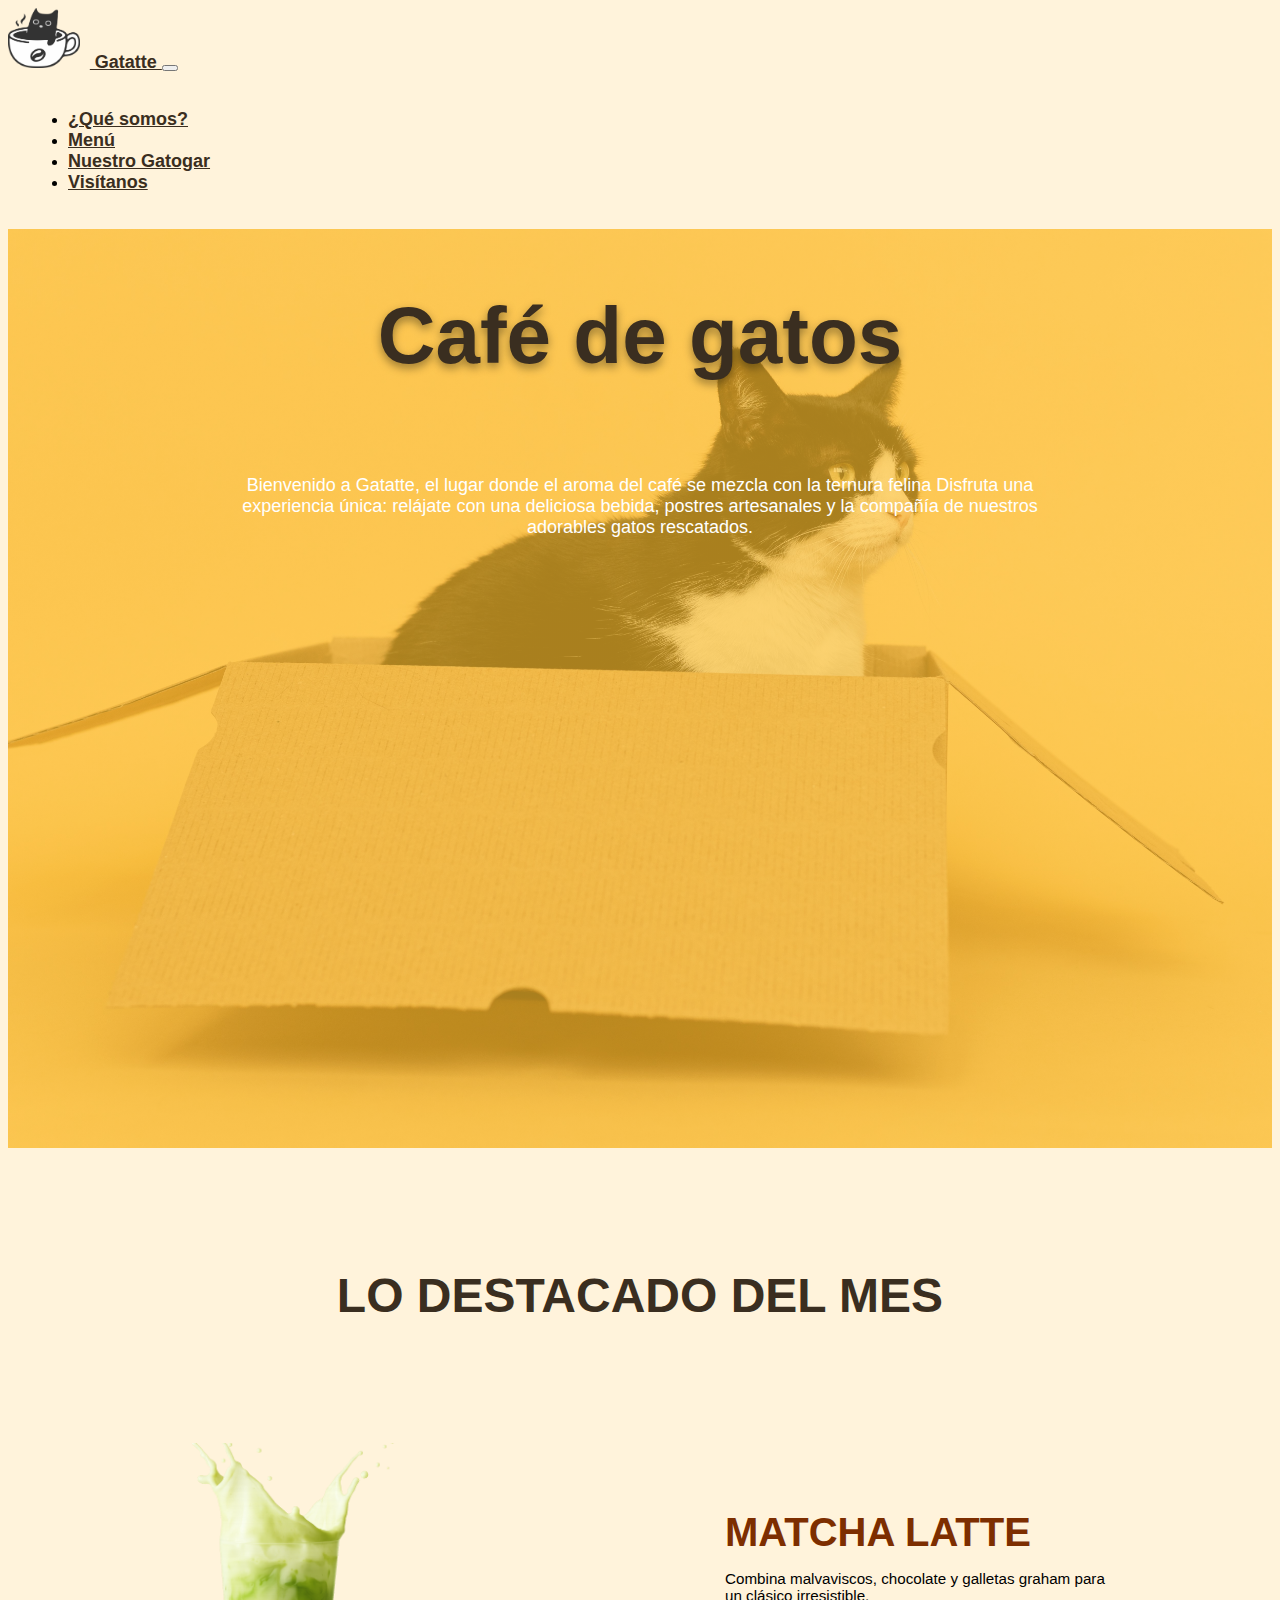
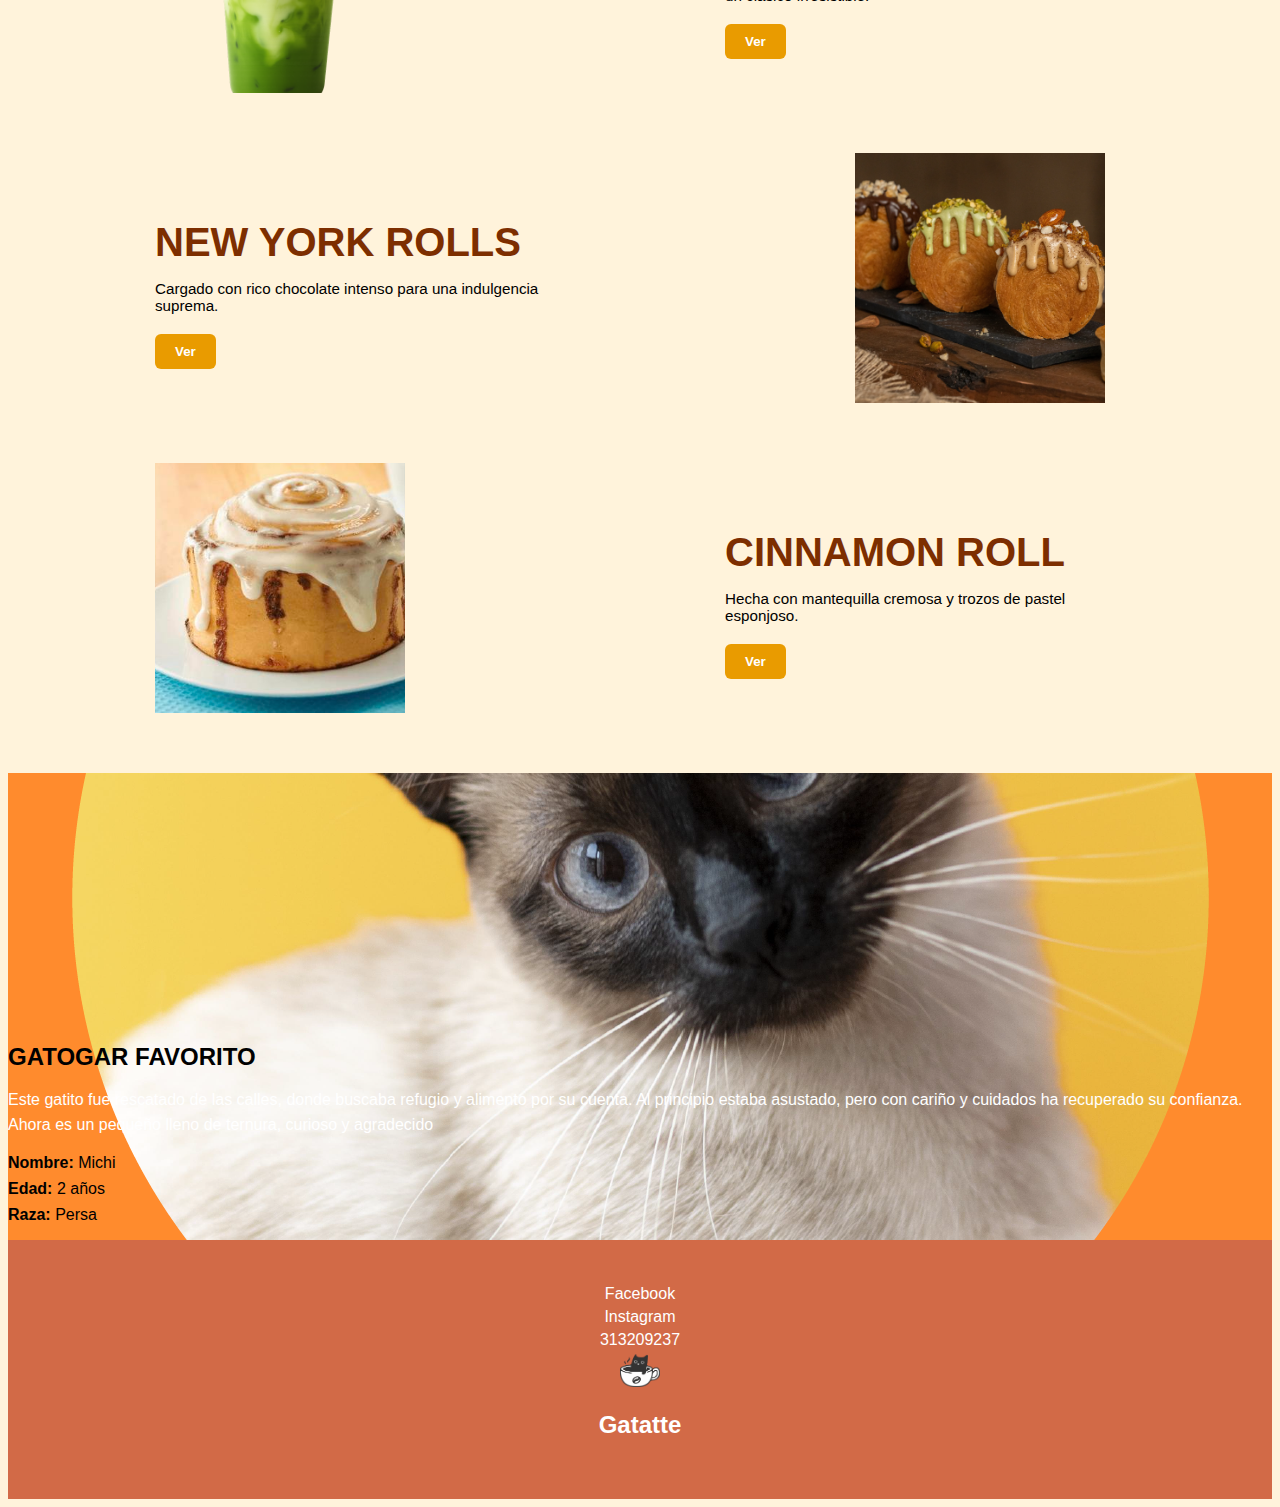
<file: index.html>
<!doctype html>
<html lang="en">
  <head>
    <meta charset="utf-8">
    <meta name="viewport" content="width=device-width, initial-scale=1">
    <title>Gatatte</title>
    <link rel="stylesheet" href="/css/estilos.css">
    <link href="https://cdn.jsdelivr.net/npm/bootstrap@5.3.8/dist/css/bootstrap.min.css" rel="stylesheet" integrity="sha384-sRIl4kxILFvY47J16cr9ZwB07vP4J8+LH7qKQnuqkuIAvNWLzeN8tE5YBujZqJLB" crossorigin="anonymous">
  </head>
<body>
 <header>
    <script src="https://cdn.jsdelivr.net/npm/bootstrap@5.3.8/dist/js/bootstrap.bundle.min.js" integrity="sha384-FKyoEForCGlyvwx9Hj09JcYn3nv7wiPVlz7YYwJrWVcXK/BmnVDxM+D2scQbITxI" crossorigin="anonymous"></script>
    
  <nav class="navbar navbar-expand-lg shadow-sm">
    <div class="container">
      <a class="navbar-brand d-flex align-items-center" href="#">
        <img src="img/Gatatte.png" alt="Gatatte logo" class="navbar-logo">
        Gatatte
      </a>

      <button class="navbar-toggler" type="button" data-bs-toggle="collapse" data-bs-target="#navbarNav">
        <span class="navbar-toggler-icon"></span>
      </button>

      <div class="collapse navbar-collapse justify-content-end" id="navbarNav">
        <ul class="navbar-nav">
          <li class="nav-item"><a class="nav-link" href="quesomos.html">¿Qué somos?</a></li>
          <li class="nav-item"><a class="nav-link" href="menu.html">Menú</a></li>
          <li class="nav-item"><a class="nav-link" href="Gatogar.html">Nuestro Gatogar</a></li>
          <li class="nav-item"><a class="nav-link" href="visitanos.html">Visítanos</a></li>
        </ul>
      </div>
    </div>
  </nav>
</header>

  <script src="https://cdn.jsdelivr.net/npm/bootstrap@5.3.3/dist/js/bootstrap.bundle.min.js"></script>

<main>
    <section class="gatettebi">
        <div class="overlay"></div>
        <div class="gatettebi-text">
            <h1>Café de gatos</h1>
            <p>Bienvenido a Gatatte, el lugar donde el aroma del café se mezcla con la ternura felina
Disfruta una experiencia única: relájate con una deliciosa bebida, postres artesanales y la compañía de nuestros adorables gatos rescatados.</p>
        </div>
    </section>

    <section class="fondo">

        <h2 class="titulo">LO DESTACADO DEL MES</h2>

        <section class="destacado container">


            <div class="cafe-section">
                <img src="img/ChatGPT Image 6 oct 2025, 12_40_44 p.m..png" alt="Matcha Latte" class="cafe-img">
                <div class="cafe-info">
                <h2>Matcha Latte</h2>
                <p>Combina malvaviscos, chocolate y galletas graham para un clásico irresistible.</p>
                <button class="btn-buy">Ver</button>
                </div>
            </div>

            <div class="cafe-section">
                <img src="img/New_York_Roll.webp" alt="New York Rolls" class="cafe-img">
                <div class="cafe-info">
                <h2>New York Rolls</h2>
                <p>Cargado con rico chocolate intenso para una indulgencia suprema.</p>
                <button class="btn-buy">Ver</button>
                    </div>
                </div>

                <div class="cafe-section">
                    <img src="img/cinnamonrol.jpg" alt="Cinnamon roll" class="cafe-img">
                    <div class="cafe-info">
                    <h2>Cinnamon roll</h2>
                    <p>Hecha con mantequilla cremosa y trozos de pastel esponjoso.</p>
                    <button class="btn-buy">Ver</button>
                    </div>
                </div>
        </section>

        <section class="gatogar py-5">
          <div class="container">
            <div class="row align-items-center">
              

              <div class="col-md-5 text-center">
                <div class="gatogar-img">
                  <img src="img/gato 1.png" alt="Gato favorito" class="img-fluid rounded-circle">
                </div>
              </div>


              <div class="col-md-7">
                <h2 class="gatogar-title">GATOGAR FAVORITO</h2>
                <p class="gatogar-text">
                  Este gatito fue rescatado de las calles, donde buscaba refugio y alimento por su cuenta. Al principio estaba asustado, pero con cariño y cuidados ha recuperado su confianza. Ahora es un pequeño lleno de ternura, curioso y agradecido
                </p>

                <ul class="gatogar-list">
                  <li><strong>Nombre:</strong> Michi</li>
                  <li><strong>Edad:</strong> 2 años</li>
                  <li><strong>Raza:</strong> Persa</li>
                </ul>
              </div>

            </div>
          </div>
        </section>


</main>

    <footer class="footer">

        <div class="footer-redes">
            
            <a href="facebook">Facebook</a>
            <a href="instagram">Instagram</a>
            <a href="tele">313209237</a>
    </div>
        <div class="footer-contenido">
            <div class="footer-logo">
                  <img src="img/Gatatte.png" alt="logo">
                  <h2>Gatatte</h2>
            </div>
      </footer>


    
</body>
</html>
</file>
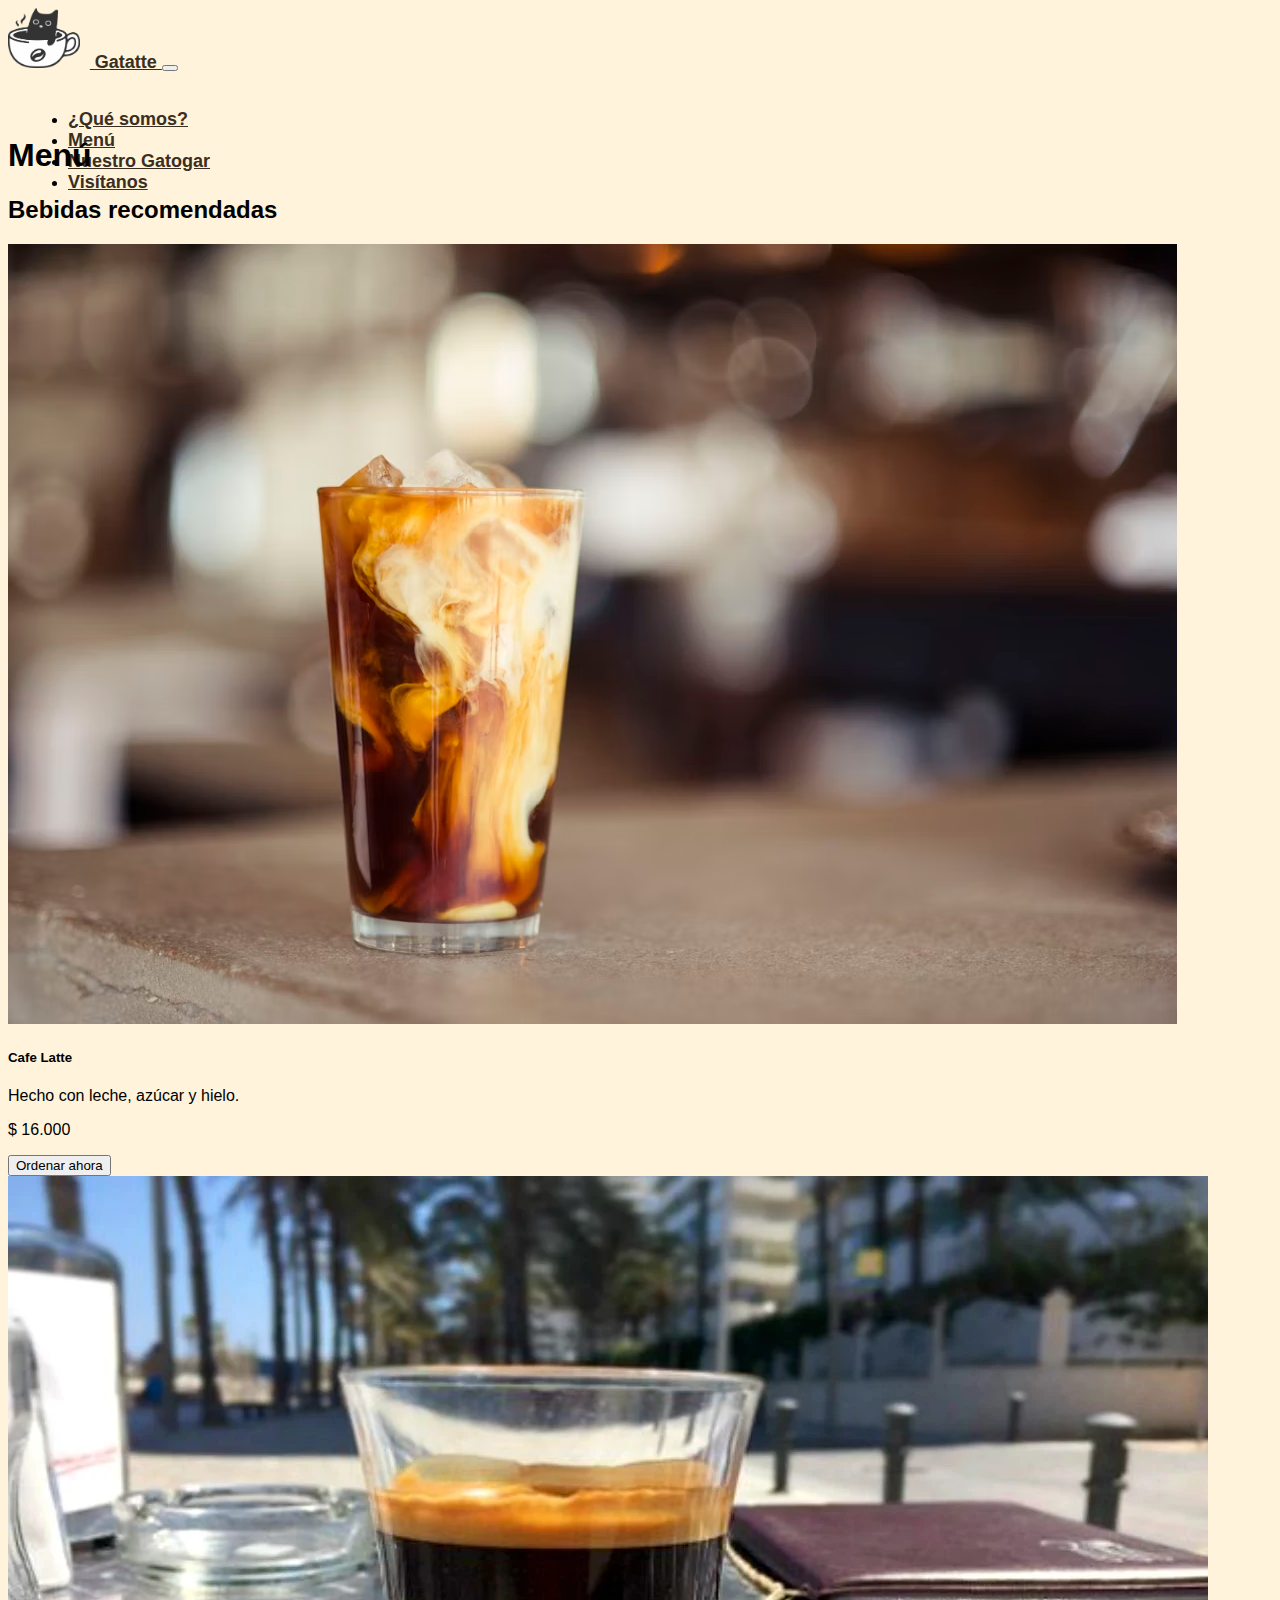
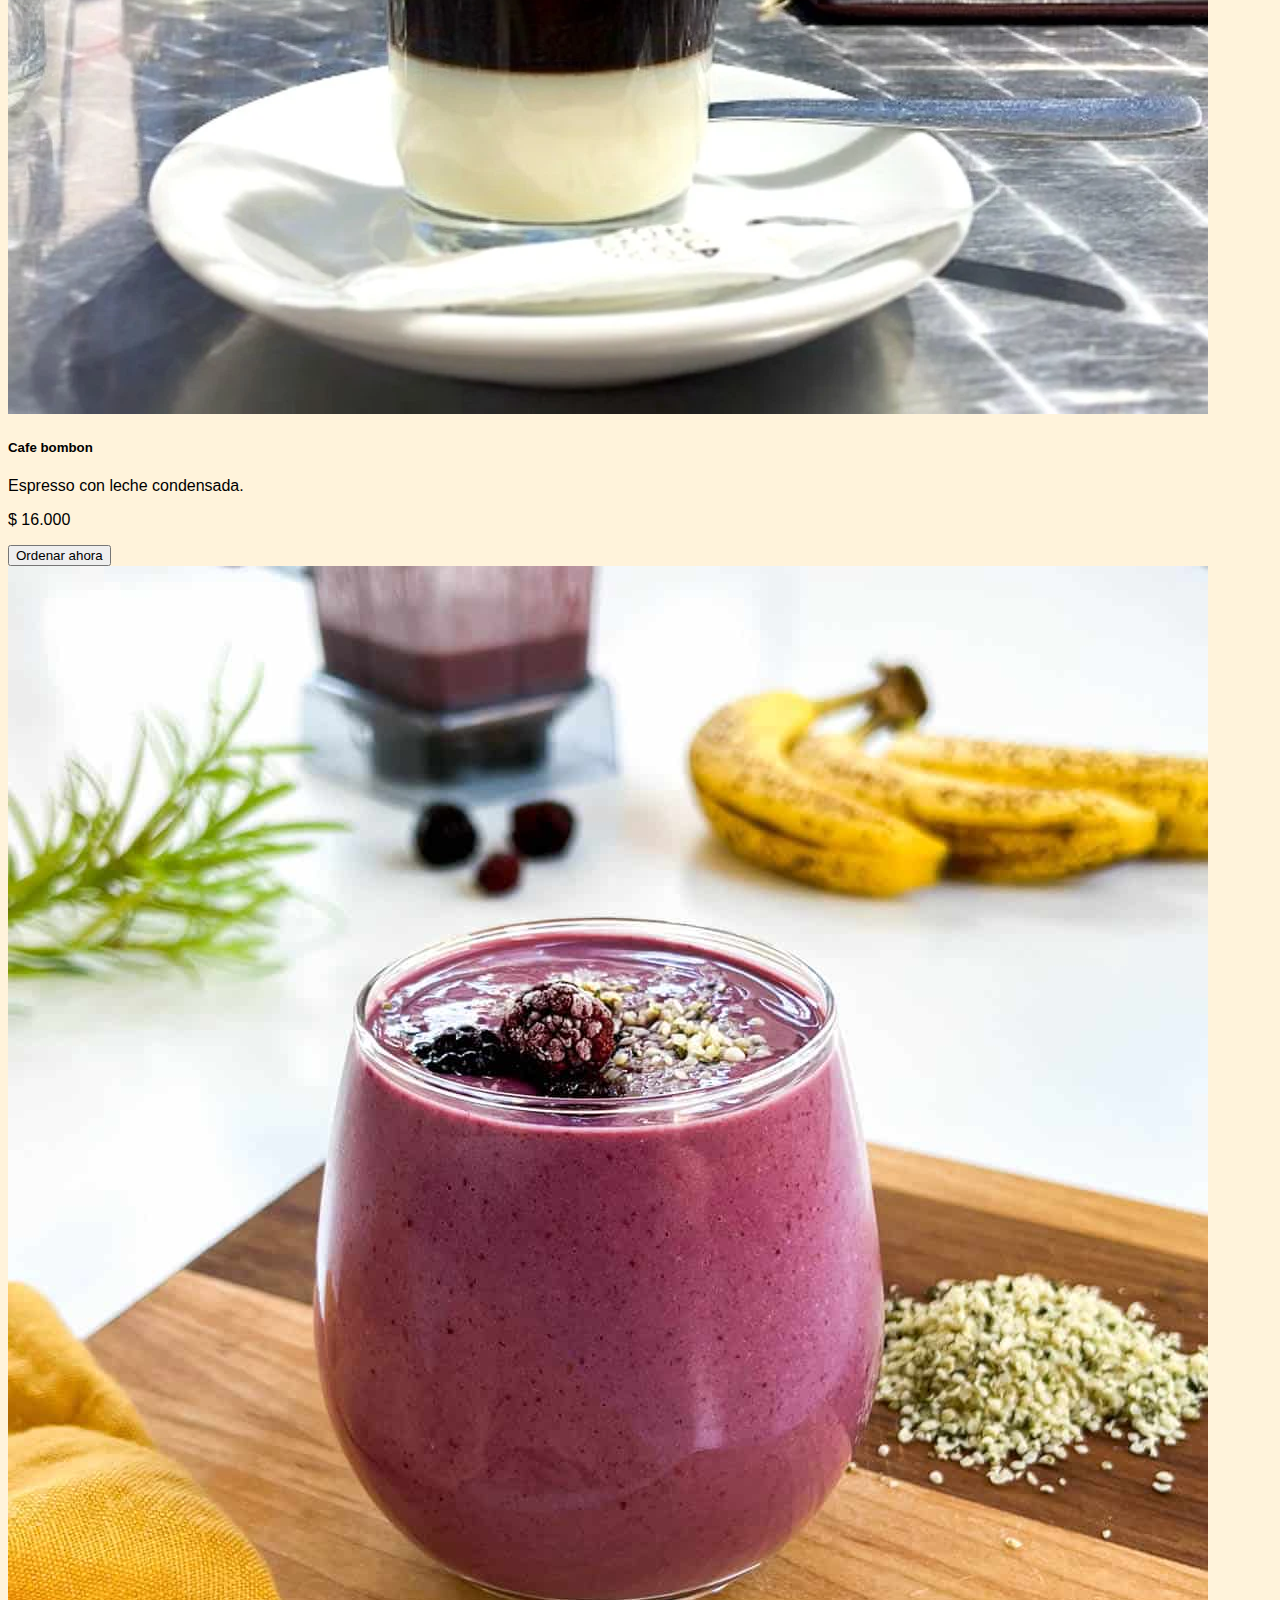
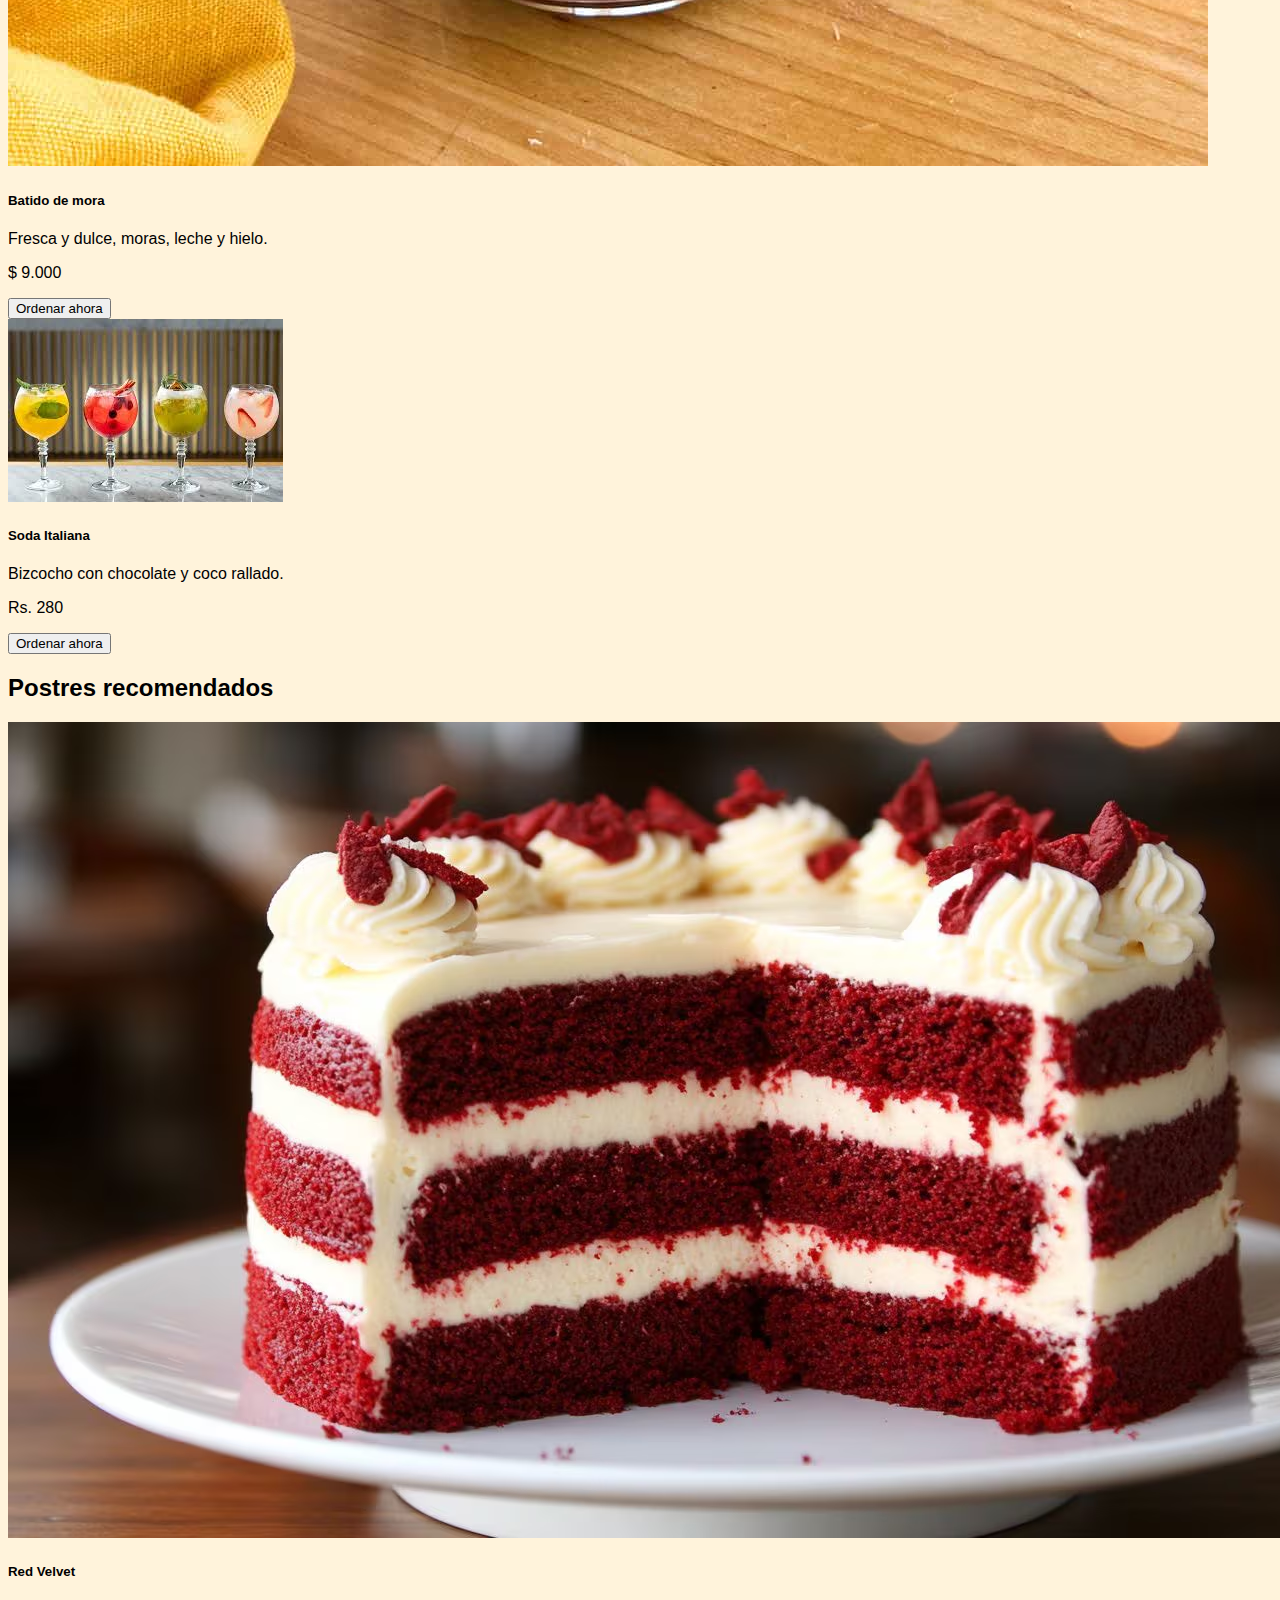
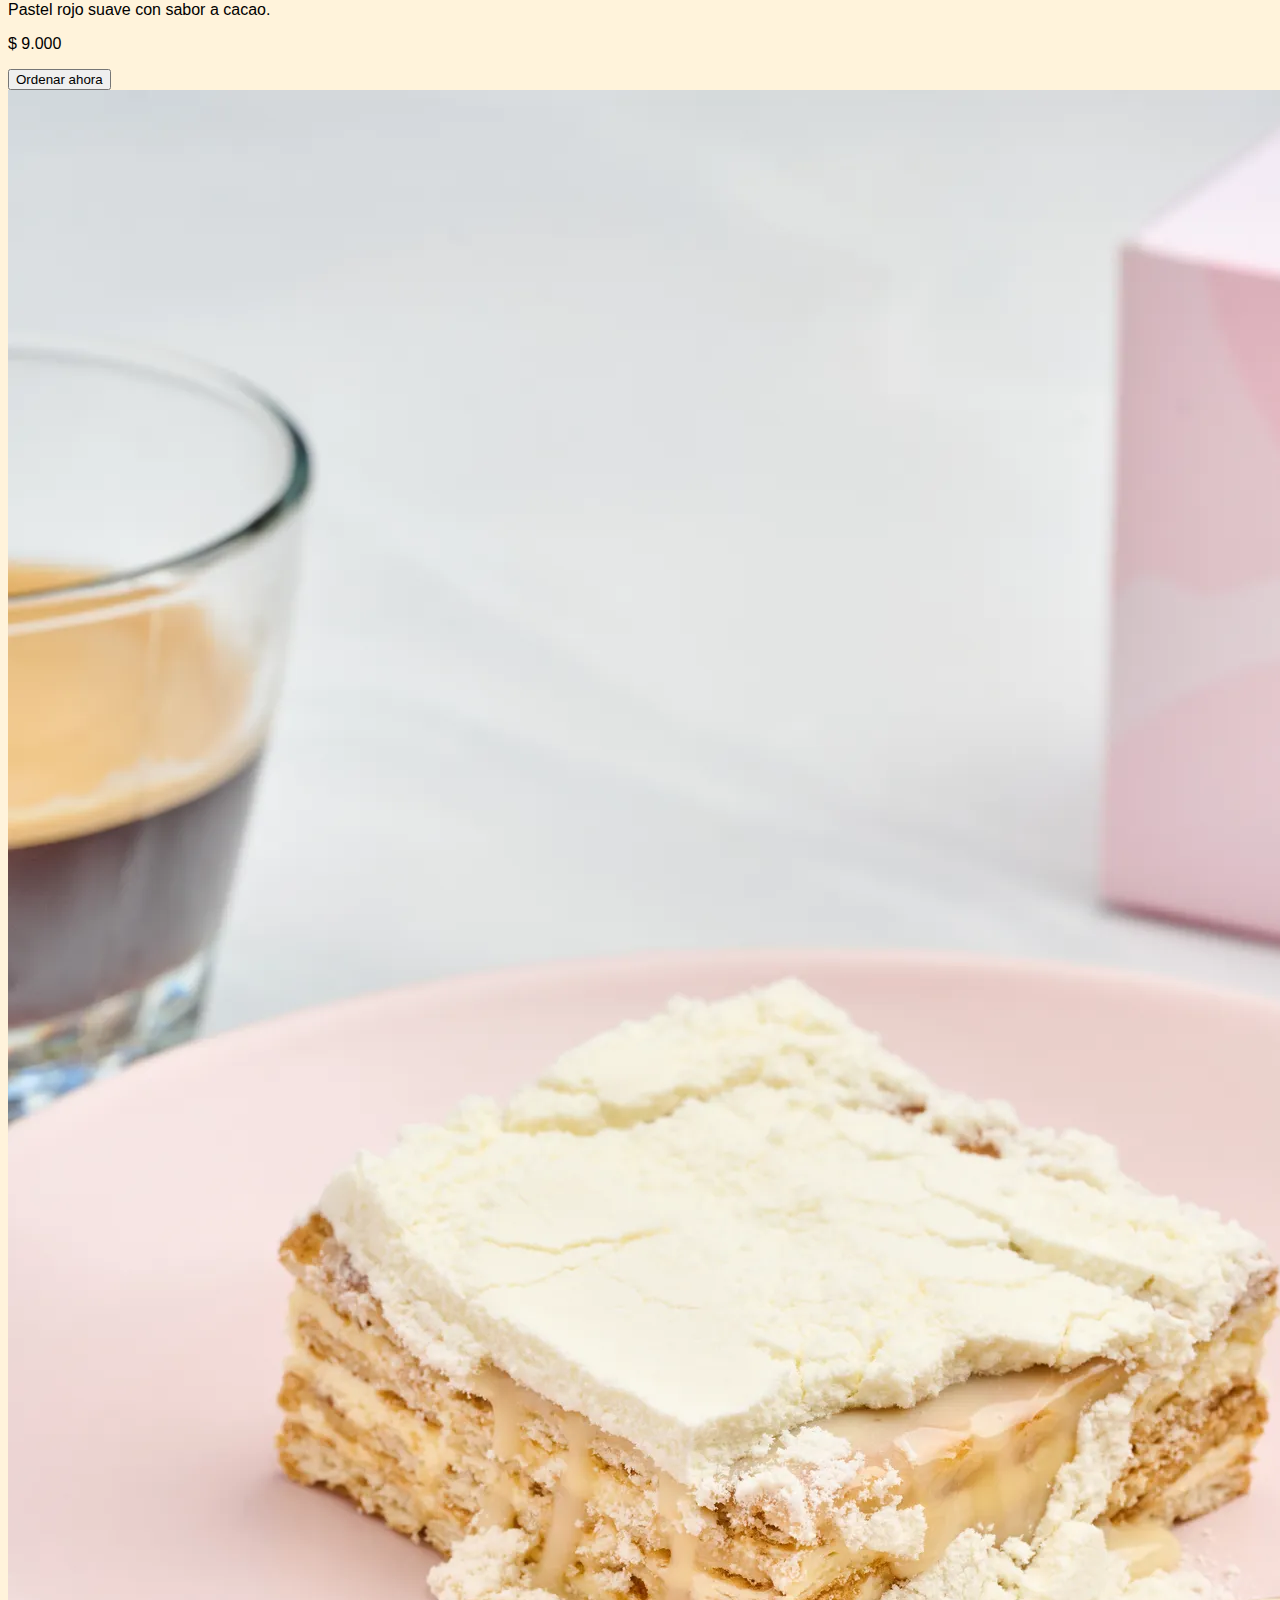
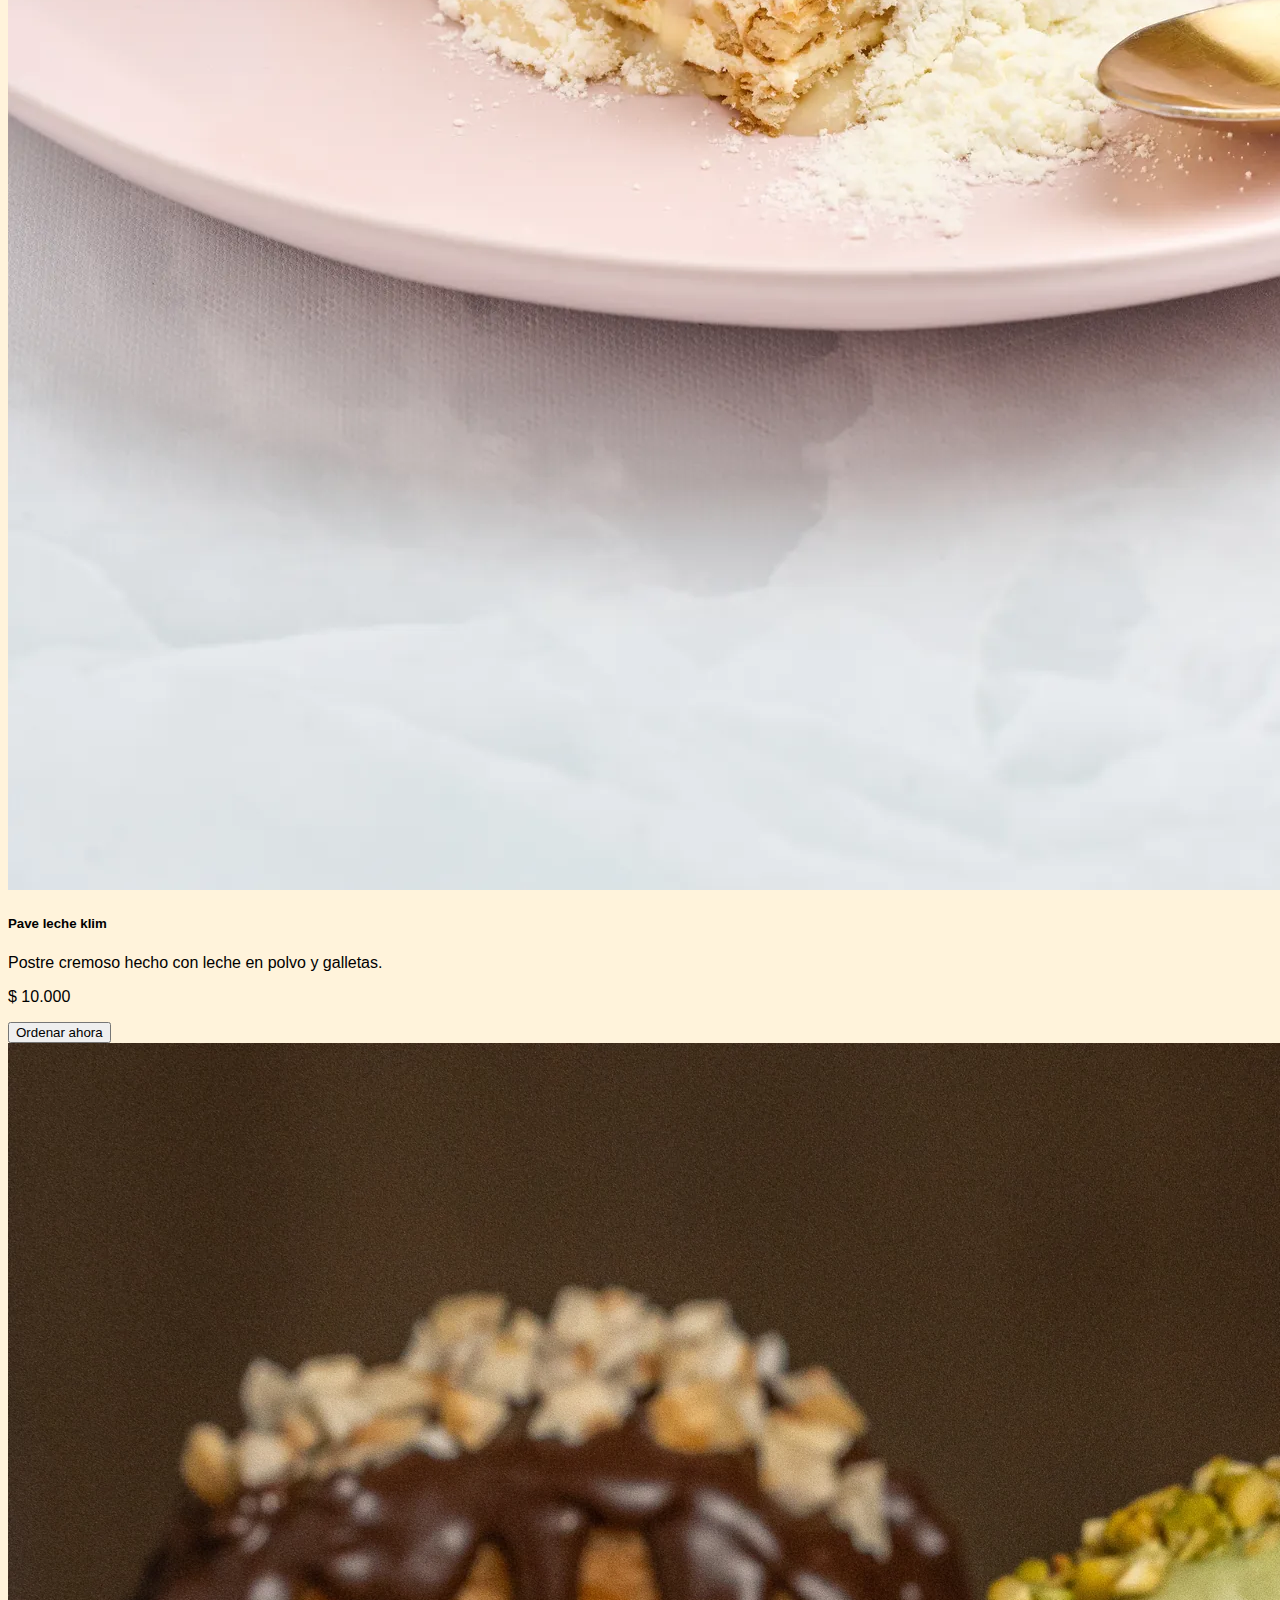
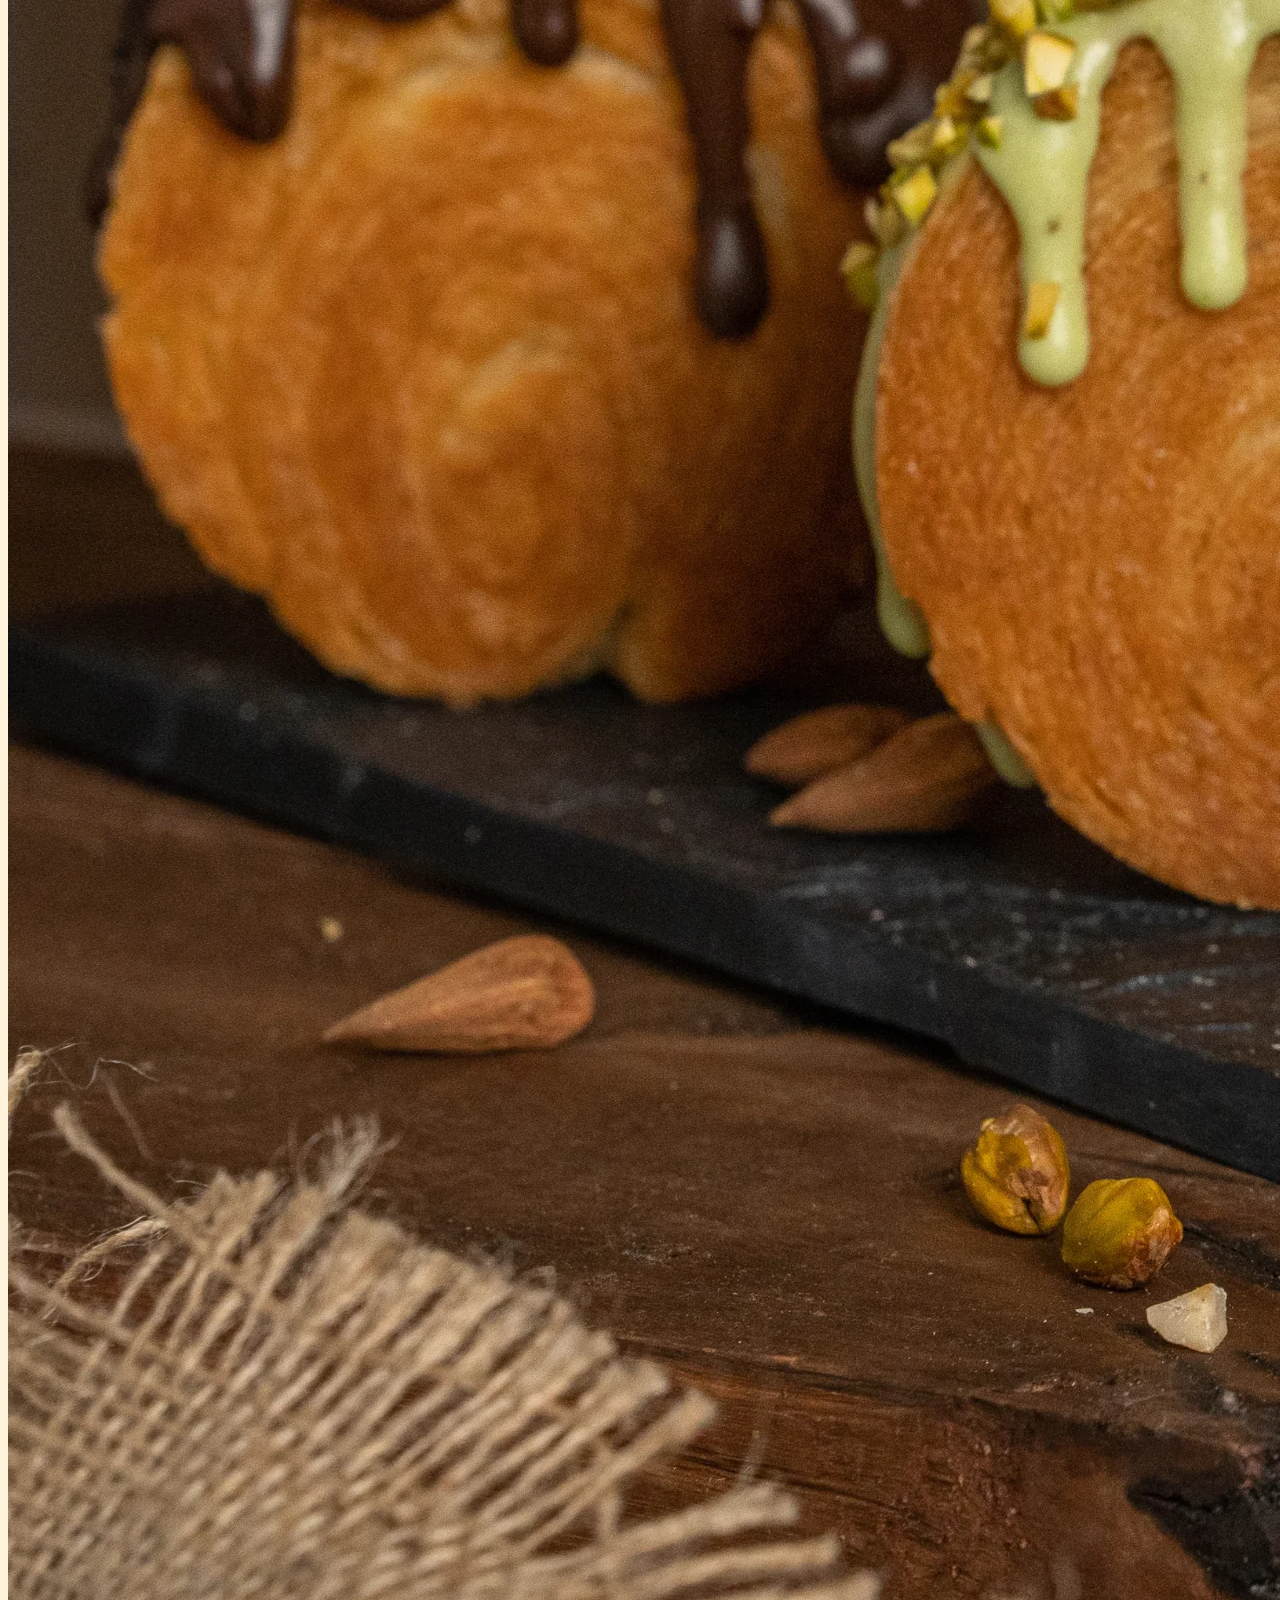
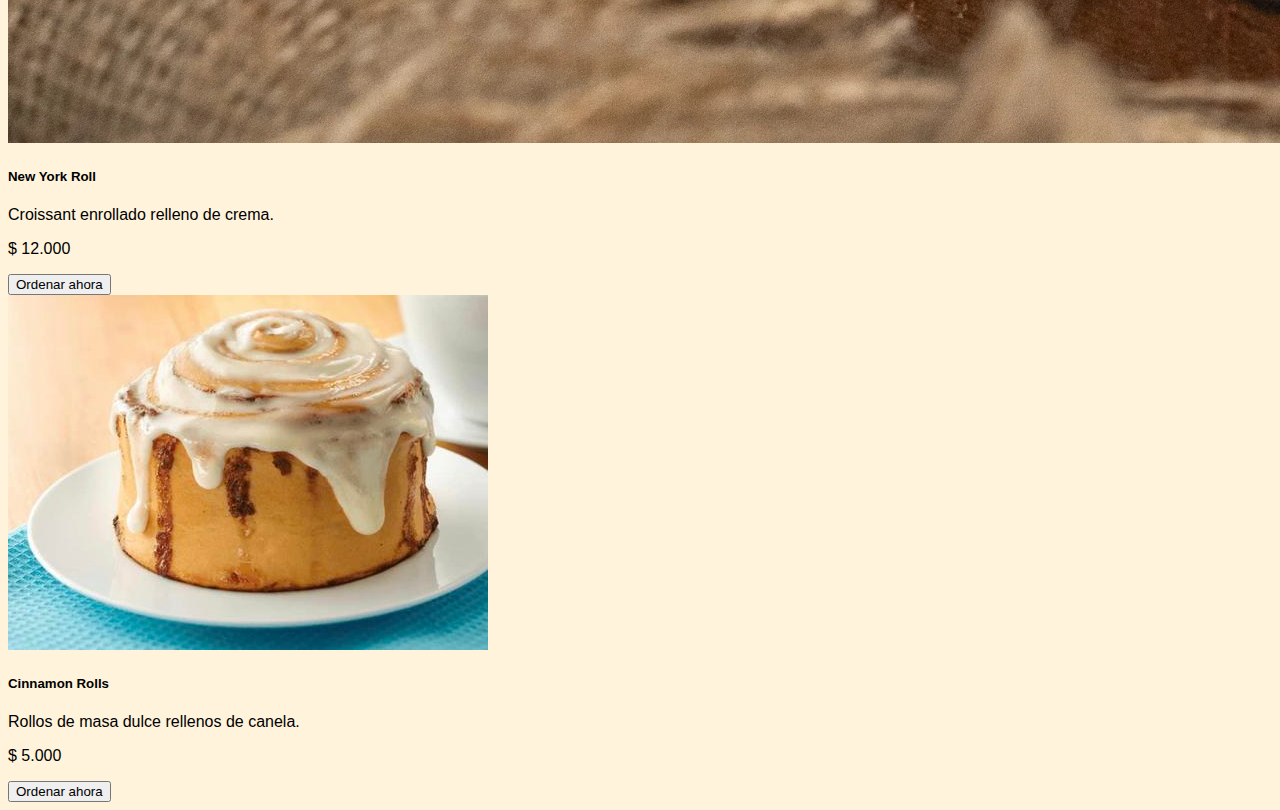
<file: menu.html>
<!doctype html>
<html lang="en">
  <head>
    <meta charset="utf-8">
    <meta name="viewport" content="width=device-width, initial-scale=1">
    <title>Gatatte</title>
    <link rel="stylesheet" href="css/estilos.css">
    <link href="https://cdn.jsdelivr.net/npm/bootstrap@5.3.8/dist/css/bootstrap.min.css" rel="stylesheet" integrity="sha384-sRIl4kxILFvY47J16cr9ZwB07vP4J8+LH7qKQnuqkuIAvNWLzeN8tE5YBujZqJLB" crossorigin="anonymous">
  </head>
<body>

<main>
    <script src="https://cdn.jsdelivr.net/npm/bootstrap@5.3.8/dist/js/bootstrap.bundle.min.js" integrity="sha384-FKyoEForCGlyvwx9Hj09JcYn3nv7wiPVlz7YYwJrWVcXK/BmnVDxM+D2scQbITxI" crossorigin="anonymous"></script>

  <nav class="navbar navbar-expand-lg shadow-sm">
    <div class="container">
      <a class="navbar-brand d-flex align-items-center" href="index.html">
        <img src="img/Gatatte.png" alt="Gatatte logo" class="navbar-logo">
        Gatatte
      </a>

      <button class="navbar-toggler" type="button" data-bs-toggle="collapse" data-bs-target="#navbarNav">
        <span class="navbar-toggler-icon"></span>
      </button>

      <div class="collapse navbar-collapse justify-content-end" id="navbarNav">
        <ul class="navbar-nav">
          <li class="nav-item"><a class="nav-link" href="quesomos.html">¿Qué somos?</a></li>
          <li class="nav-item"><a class="nav-link" href="menu.html">Menú</a></li>
          <li class="nav-item"><a class="nav-link" href="Gatogar.html">Nuestro Gatogar</a></li>
          <li class="nav-item"><a class="nav-link" href="visitanos.html">Visítanos</a></li>
        </ul>
      </div>
    </div>
  </nav>
</main>


<section>

  <div class="container">
    <h1 class="text-center mb-5">Menú</h1>
    <h2 class="text-center mb-5">Bebidas recomendadas</h2>
    <div class="row g-4">

      <div class="col-12 col-sm-6 col-md-4 col-lg-3">
        <div class="card product-card">
          <img src="img/cafe1.avif" class="card-img-top" alt="Cafe latte">
          <div class="card-body product-info text-center">
            <h5 class="card-title">Cafe Latte</h5>
            <p class="text-muted small">Hecho con leche, azúcar y hielo.</p>
            <p class="price">$ 16.000</p>
            <button class="btn btn-order">Ordenar ahora</button>
          </div>
        </div>
      </div>


      <div class="col-12 col-sm-6 col-md-4 col-lg-3"> 
        <div class="card product-card">
          <img src="img/cafe-bombon-2.webp" class="card-img-top" alt="Cafe bombom">
          <div class="card-body product-info text-center">
            <h5 class="card-title">Cafe bombon</h5>
            <p class="text-muted small">Espresso con leche condensada.</p>
            <p class="price">$ 16.000</p>
            <button class="btn btn-order">Ordenar ahora</button>
          </div>
        </div>
      </div>


      <div class="col-12 col-sm-6 col-md-4 col-lg-3">
        <div class="card product-card">
          <img src="img/batido-mora-platano-fresa-.jpg" class="card-img-top" alt="Batido de mora">
          <div class="card-body product-info text-center">
            <h5 class="card-title">Batido de mora</h5>
            <p class="text-muted small">Fresca y dulce, moras, leche y hielo.</p>
            <p class="price">$ 9.000</p>
            <button class="btn btn-order">Ordenar ahora</button>
          </div>
        </div>
      </div>


      <div class="col-12 col-sm-6 col-md-4 col-lg-3">
        <div class="card product-card">
          <img src="img/images.jpg" class="card-img-top" alt="Soda Italiana">
          <div class="card-body product-info text-center">
            <h5 class="card-title">Soda Italiana</h5>
            <p class="text-muted small">Bizcocho con chocolate y coco rallado.</p>
            <p class="price">Rs. 280</p>
            <button class="btn btn-order">Ordenar ahora</button>
          </div>
        </div>
      </div>
    </div>
  </div>
</section>

<section>

  <div class="container">
    <h2 class="text-center mb-5">Postres recomendados</h2>
    <div class="row g-4">

      <div class="col-12 col-sm-6 col-md-4 col-lg-3">
        <div class="card product-card">
          <img src="img/52E6H6YM2NHAHHAR6S7SL47SEM.avif" class="card-img-top" alt="Red Velvet">
          <div class="card-body product-info text-center">
            <h5 class="card-title">Red Velvet</h5>
            <p class="text-muted small">Pastel rojo suave con sabor a cacao.</p>
            <p class="price">$ 9.000</p>
            <button class="btn btn-order">Ordenar ahora</button>
          </div>
        </div>
      </div>


      <div class="col-12 col-sm-6 col-md-4 col-lg-3"> 
        <div class="card product-card">
          <img src="img/8obgghfcTKFyQocfA-2400-x.webp" class="card-img-top" alt="Pave leche klim">
          <div class="card-body product-info text-center">
            <h5 class="card-title">Pave leche klim</h5>
            <p class="text-muted small">Postre cremoso hecho con leche en polvo y galletas.</p>
            <p class="price">$ 10.000</p>
            <button class="btn btn-order">Ordenar ahora</button>
          </div>
        </div>
      </div>


      <div class="col-12 col-sm-6 col-md-4 col-lg-3">
        <div class="card product-card">
          <img src="img/New_York_Roll.webp" class="card-img-top" alt="New York Roll">
          <div class="card-body product-info text-center">
            <h5 class="card-title">New York Roll</h5>
            <p class="text-muted small">Croissant enrollado relleno de crema.</p>
            <p class="price">$ 12.000</p>
            <button class="btn btn-order">Ordenar ahora</button>
          </div>
        </div>
      </div>


      <div class="col-12 col-sm-6 col-md-4 col-lg-3">
        <div class="card product-card">
          <img src="img/cinnamonrol.jpg" class="card-img-top" alt="Cinnamon Rolls">
          <div class="card-body product-info text-center">
            <h5 class="card-title">Cinnamon Rolls</h5>
            <p class="text-muted small">Rollos de masa dulce rellenos de canela.</p>
            <p class="price">$ 5.000</p>
            <button class="btn btn-order">Ordenar ahora</button>
          </div>
        </div>
      </div>
    </div>
  </div>
</section>

</body>
</file>
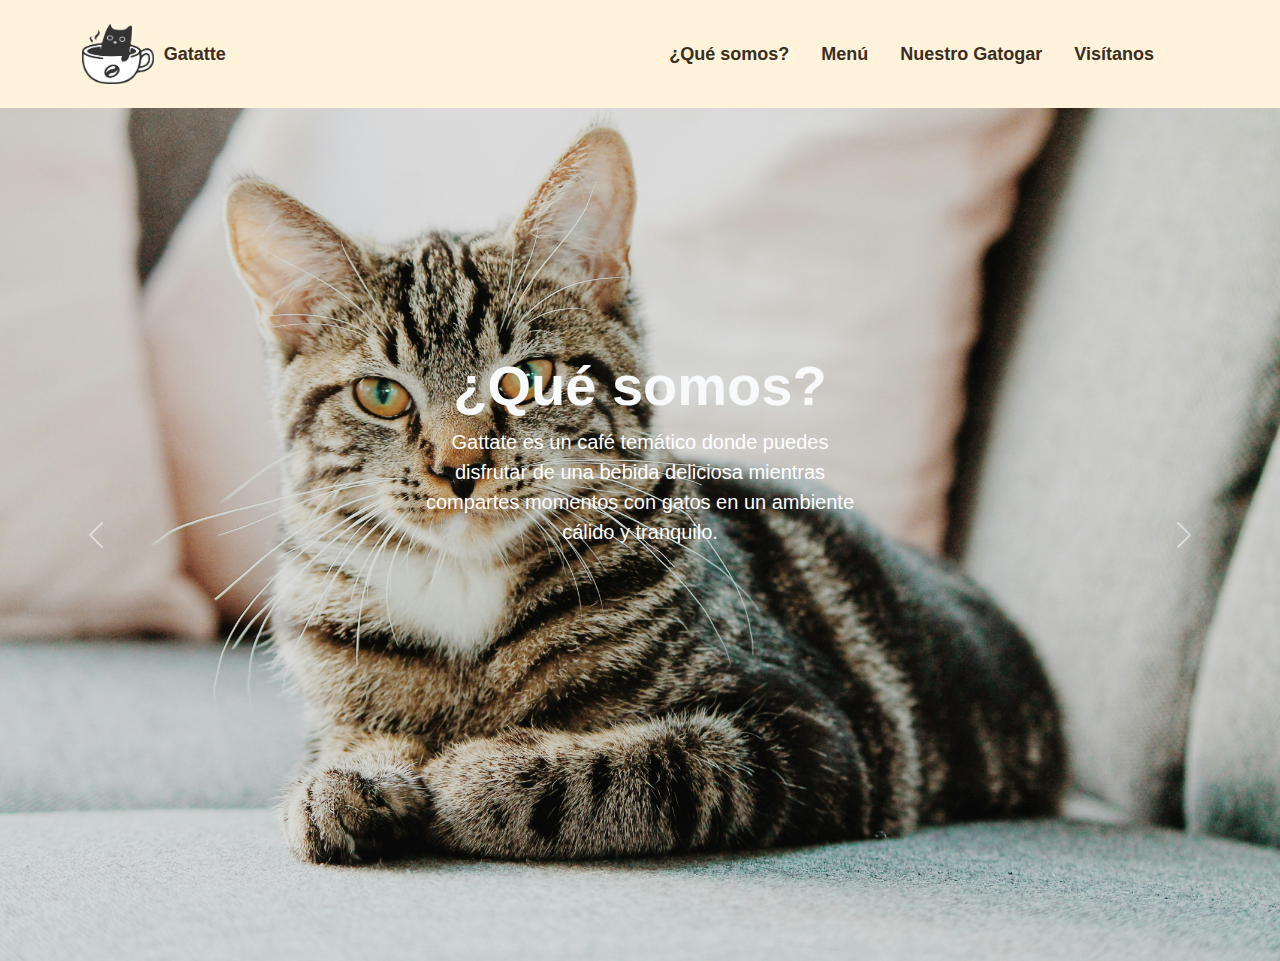
<file: quesomos.html>
<!DOCTYPE html>
<html lang="es">
<head>
  <meta charset="utf-8">
  <meta name="viewport" content="width=device-width, initial-scale=1">
  <title>Gatatte</title>
  <link href="https://cdn.jsdelivr.net/npm/bootstrap@5.3.8/dist/css/bootstrap.min.css" rel="stylesheet">


  <link rel="stylesheet" href="/css/estilos.css">
</head>

<header>
  <nav class="navbar navbar-expand-lg shadow-sm">
    <div class="container">
      <a class="navbar-brand d-flex align-items-center" href="index.html">
        <img src="img/Gatatte.png" alt="Gatatte logo" class="navbar-logo">
        Gatatte
      </a>

      <button class="navbar-toggler" type="button" data-bs-toggle="collapse" data-bs-target="#navbarNav">
        <span class="navbar-toggler-icon"></span>
      </button>

      <div class="collapse navbar-collapse justify-content-end" id="navbarNav">
        <ul class="navbar-nav">
          <li class="nav-item"><a class="nav-link" href="quesomos.html">¿Qué somos?</a></li>
          <li class="nav-item"><a class="nav-link" href="menu.html">Menú</a></li>
          <li class="nav-item"><a class="nav-link" href="Gatogar.html">Nuestro Gatogar</a></li>
          <li class="nav-item"><a class="nav-link" href="visitanos.html">Visítanos</a></li>
        </ul>
      </div>
    </div>
  </nav>
</header>

<main>


  <section id="inicio" class="hero-section">
    <div id="carouselExample" class="carousel slide" data-bs-ride="carousel">
      <div class="carousel-inner">

        <div class="carousel-item active position-relative">
          <img src="img/erik-jan-leusink-IbPxGLgJiMI-unsplash.jpg" class="d-block w-100 hero-img" alt="primero">
          <div class="carousel-caption top-50 start-50 translate-middle text-center">
            <h1 class="display-4 fw-bold text-light">¿Qué somos?</h1>
            <p class="lead">Gattate es un café temático donde puedes disfrutar de una bebida deliciosa mientras compartes momentos con gatos en un ambiente cálido y tranquilo.</p>
          </div>
        </div>

        <div class="carousel-item position-relative">
          <img src="img/kate-stone-matheson-uy5t-CJuIK4-unsplash.jpg" class="d-block w-100 hero-img" alt="segundo">
          <div class="carousel-caption d-none d-md-block">
            <h1 class="display-4 fw-bold text-light">¿Cómo surgimos?</h1>
            <p class="lead">Surgimos con el propósito de ofrecer un espacio de bienestar tanto para las personas como para los gatos, uniendo el amor por el café y el cariño hacia los animales en un mismo lugar.</p>
          </div>
        </div>
      </div>

    
      <button class="carousel-control-prev" type="button" data-bs-target="#carouselExample" data-bs-slide="prev">
        <span class="carousel-control-prev-icon"></span>
        <span class="visually-hidden">Anterior</span>
      </button>
      <button class="carousel-control-next" type="button" data-bs-target="#carouselExample" data-bs-slide="next">
        <span class="carousel-control-next-icon"></span>
        <span class="visually-hidden">Siguiente</span>
      </button>
    </div>
  </section>
</main>

  <script src="https://cdn.jsdelivr.net/npm/bootstrap@5.3.8/dist/js/bootstrap.bundle.min.js"></script>
</body>
</html>
</file>
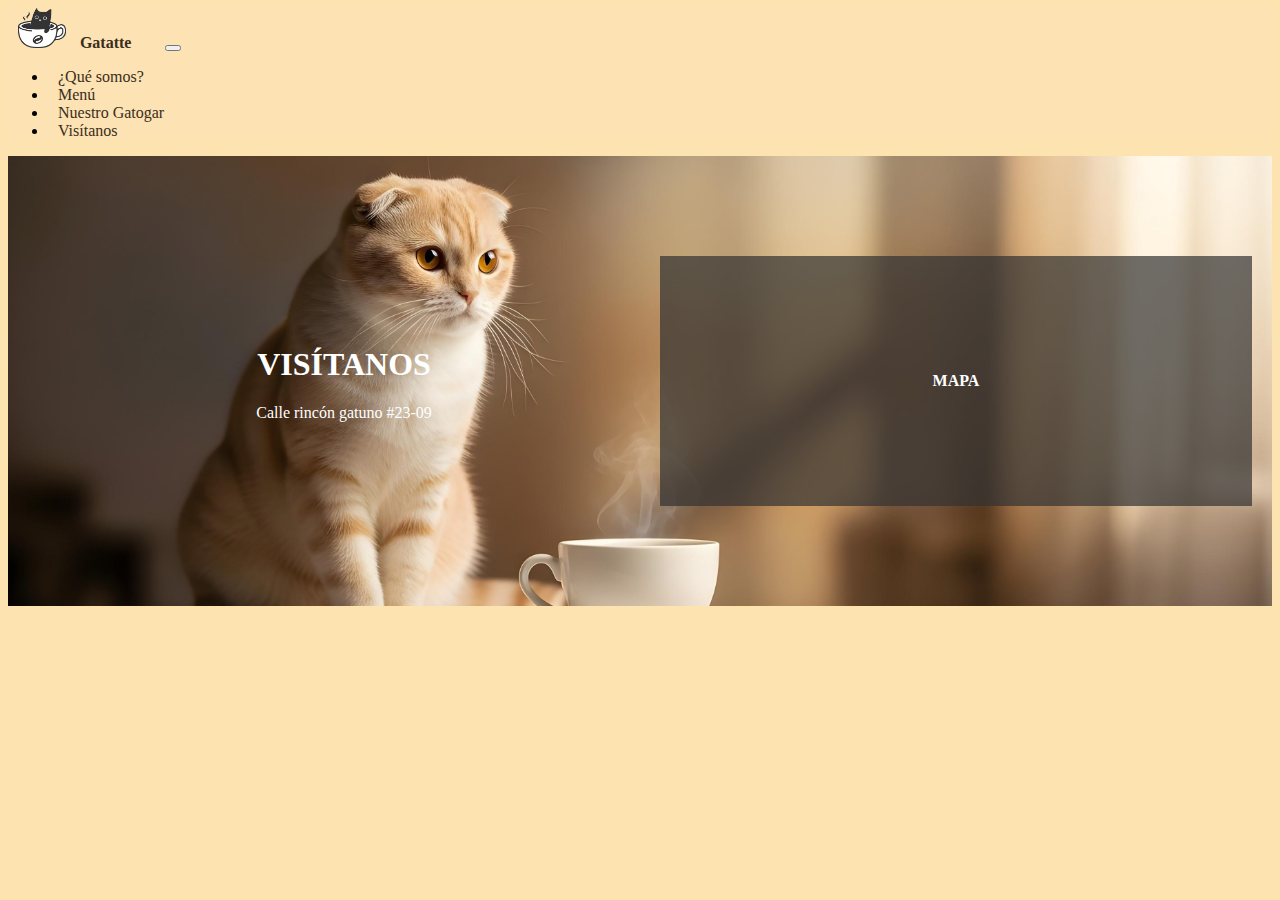
<file: visitanos.html>
<!doctype html>
<html lang="en">
  <head>
    <meta charset="utf-8">
    <meta name="viewport" content="width=device-width, initial-scale=1">
    <title>Gatatte</title>
    <link rel="stylesheet" href="estilos.css">
    <link href="https://cdn.jsdelivr.net/npm/bootstrap@5.3.8/dist/css/bootstrap.min.css" rel="stylesheet" integrity="sha384-sRIl4kxILFvY47J16cr9ZwB07vP4J8+LH7qKQnuqkuIAvNWLzeN8tE5YBujZqJLB" crossorigin="anonymous">
  </head>
  <body>
    <script src="https://cdn.jsdelivr.net/npm/bootstrap@5.3.8/dist/js/bootstrap.bundle.min.js" integrity="sha384-FKyoEForCGlyvwx9Hj09JcYn3nv7wiPVlz7YYwJrWVcXK/BmnVDxM+D2scQbITxI" crossorigin="anonymous"></script>

<main>
  <nav class="navbar navbar-expand-lg shadow-sm">
    <div class="container">
      <a class="navbar-brand d-flex align-items-center" href="index.html">
        <img src="img/Gatatte.png" alt="Gatatte logo" class="navbar-logo">
        Gatatte
      </a>

      <button class="navbar-toggler" type="button" data-bs-toggle="collapse" data-bs-target="#navbarNav">
        <span class="navbar-toggler-icon"></span>
      </button>

      <div class="collapse navbar-collapse justify-content-end" id="navbarNav">
        <ul class="navbar-nav">
          <li class="nav-item"><a class="nav-link" href="quesomos.html">¿Qué somos?</a></li>
          <li class="nav-item"><a class="nav-link" href="menu.html">Menú</a></li>
          <li class="nav-item"><a class="nav-link" href="Gatogar.html">Nuestro Gatogar</a></li>
          <li class="nav-item"><a class="nav-link" href="visitanos.html">Visítanos</a></li>
        </ul>
      </div>
    </div>
  </nav>


<section class="visitanos">
    <div class="info">
      <h1>VISÍTANOS</h1>
      <p>Calle rincón gatuno #23-09</p>
    </div>

    <div class="imagen"></div>

    <div class="mapa">
      <p>MAPA</p>
    </div>
</section>

</main>
</body>
</html>
</file>
<file: css/estilos.css>
@charset "UTF-8";
@keyframes fadeIn {
  from {
    opacity: 0;
    transform: translateY(10px);
  }
  to {
    opacity: 1;
    transform: translateY(0);
  }
}
body {
  background-color: #fff3db;
  font-family: "Poppins", sans-serif;
  animation: fadeIn 1s ease-in-out;
}

/* NAVBAR */
.navbar {
  background-color: #fff3db;
  height: 12vh;
}
.navbar a {
  font-size: large;
  color: #3a2e20;
  font-weight: bold;
}

.collapse {
  background-color: #fff3db;
  width: 100%;
  padding: 20px;
}

.nav-link {
  color: #3a2e20;
  font-size: 100px;
  margin-right: 1rem;
}
.nav-link:hover {
  color: #3a2e20;
}

.navbar-logo {
  height: 60px;
  margin-right: 10px;
}

.navbar-gato {
  height: 50px;
  margin-right: 10px;
}

/* MENÚ */
.menu {
  position: absolute;
  display: flex;
  justify-content: space-between;
  align-items: center;
  left: 0;
  top: 0;
  right: 0;
  background-color: rgba(250, 235, 215, 0.374);
  flex-wrap: wrap;
  padding: 10px;
  animation: fadeIn 1.2s ease-in;
}

.logo {
  display: flex;
  align-items: center;
  color: #3a2e20;
  text-decoration: none;
  padding-left: 30px;
}
.logo img {
  height: 100px;
  padding: 10px;
}

/* GATETTEBI */
.gatettebi {
  height: 88vh;
  padding: 120px 0;
  background: linear-gradient(rgba(255, 192, 45, 0.662)), url("/img/adorable-gatito-blanco-y-negro-con-pared-monocromatica-detras-de-ella.jpg");
  background-repeat: no-repeat;
  background-position: top center;
  background-size: cover;
}
.gatettebi h1 {
  font-size: 5rem;
  font-weight: 800;
  text-align: center;
  color: #3a2e20;
  text-shadow: 0 4px 10px rgba(0, 0, 0, 0.4);
}
.gatettebi p {
  text-align: center;
  justify-content: center;
  padding: 40px 200px 200px;
  color: #ffffff;
  font-weight: 500;
  font-size: large;
}

/* DESTACADO */
.fondo {
  background-color: #fff3db;
}

.titulo {
  display: flex;
  padding: 80px;
  justify-content: center;
  font-weight: bold;
  align-items: center;
  color: #3a2e20;
  font-size: 3rem;
}

.cafe-section {
  display: flex;
  align-items: center;
  justify-content: center;
  gap: 300px;
  margin-bottom: 60px;
  padding: 0 20px;
  flex-wrap: wrap;
  animation: fadeIn 1.3s ease-in;
}
.cafe-section:nth-child(even) {
  flex-direction: row-reverse;
}

.cafe-img {
  width: 250px;
  height: 250px;
  object-fit: cover;
  padding-right: 20px;
}

.cafe-info {
  max-width: 400px;
}
.cafe-info h2 {
  font-size: 2.5rem;
  text-transform: uppercase;
  font-weight: 700;
  margin-bottom: 10px;
  color: #7d2e00;
}
.cafe-info p {
  font-size: 0.95rem;
  margin-bottom: 20px;
}

.btn-buy {
  background: #e99b00;
  color: #fff;
  border: none;
  padding: 10px 20px;
  border-radius: 6px;
  font-weight: 600;
  transition: background 0.3s ease;
}
.btn-buy:hover {
  background: rgb(182, 121.0729613734, 0);
}

/* SECCIÓN GATOGAR */
.gatogar {
  position: relative;
  background: #ff8b2d;
  overflow: hidden;
}

.container {
  position: relative;
  z-index: 1;
}

.gatogar-img {
  width: 250px;
  height: 250px;
  margin: 0 auto;
  background: #ffd900;
  border-radius: 50%;
  display: flex;
  align-items: center;
  justify-content: center;
}

.gatogar-title {
  font-weight: 700;
  margin-bottom: 1rem;
  text-transform: uppercase;
}

.gatogar-text {
  color: #ffffff;
  line-height: 1.6;
}

.gatogar-list {
  list-style: none;
  padding: 0;
  margin-top: 1rem;
}
.gatogar-list li {
  margin-bottom: 0.5rem;
  font-weight: 500;
}

.cats-section {
  display: grid;
  grid-template-columns: 230px 1fr;
  gap: 2rem;
  padding: 2rem;
  font-family: Arial, sans-serif;
}

.cats-title h2 {
  font-size: 1.4rem;
  font-weight: 800;
}

.cats-grid {
  display: grid;
  grid-template-columns: repeat(3, 1fr);
  grid-template-areas: "nara michi chelsi" "pacho pacho chelsi";
  gap: 1.2rem;
}

.cat-card {
  background: #ffb171;
  padding: 1rem;
  position: relative;
  border-radius: 8px;
  display: flex;
  flex-direction: column;
}
.cat-card h3 {
  margin-bottom: 0.3rem;
}
.cat-card .info {
  font-size: 0.7rem;
  margin-bottom: 0.5rem;
}
.cat-card .img-placeholder {
  background: #ffffff;
  border-radius: 8px;
  position: absolute;
  bottom: 1rem;
  right: 1rem;
  display: flex;
  justify-content: center;
  align-items: center;
}
.cat-card .img-placeholder img {
  height: 90%;
  width: auto;
  object-fit: contain;
}
.cat-card.small {
  height: 240px;
}
.cat-card.small .img-placeholder {
  width: 120px;
  height: 120px;
}
.cat-card.tall {
  height: 350px;
}
.cat-card.tall .img-placeholder {
  width: 160px;
  height: 200px;
}
.cat-card.wide {
  height: 160px;
}
.cat-card.wide .img-placeholder {
  width: 200px;
  height: 120px;
}
.cat-card:nth-child(1) {
  grid-area: nara;
}
.cat-card:nth-child(2) {
  grid-area: michi;
}
.cat-card:nth-child(3) {
  grid-area: chelsi;
}
.cat-card:nth-child(4) {
  grid-area: pacho;
}

/* VISITANOS */
.visitanos {
  min-height: 100vh;
  background: url("../img/gato-domestico-marron-precioso-en-el-jardin-verde-concepto-animal-lindo-del-fondo.jpg") no-repeat center center/cover;
  color: #ffffff;
  padding: 60px 0;
  position: relative;
}
.visitanos::before {
  content: "";
  position: absolute;
  inset: 0;
  background: rgba(26, 26, 26, 0.8);
  z-index: 0;
}
.visitanos .container {
  position: relative;
  z-index: 1;
}
.visitanos .titulo {
  font-weight: 700;
  font-size: 4rem;
  margin-bottom: 1rem;
  color: #fff;
}
.visitanos .p {
  color: #fff;
}
.visitanos .btn-visitanos {
  background-color: #ff6200;
  color: white;
  border: none;
  padding: 10px 25px;
  border-radius: 25px;
  transition: all 0.3s ease;
}
.visitanos .btn-visitanos:hover {
  background-color: #3f2300;
  transform: scale(1.05);
}
.visitanos .card-imagen {
  position: relative;
  border-radius: 15px;
  overflow: hidden;
  height: 300px;
  display: flex;
  align-items: center;
  justify-content: center;
}
.visitanos .card-imagen img {
  width: 100%;
  height: 100%;
  object-fit: cover;
  transition: transform 0.4s ease;
}
.visitanos .card-imagen:hover img {
  transform: scale(1.05);
}
.visitanos .card-imagen .overlay {
  position: absolute;
  inset: 0;
  background: rgba(0, 0, 0, 0.5);
  color: white;
  display: flex;
  align-items: center;
  justify-content: center;
  font-weight: 700;
  font-size: 1.2rem;
  opacity: 0;
  transition: opacity 0.3s ease;
}
.visitanos .card-imagen:hover .overlay {
  opacity: 1;
}

/* RESPONSIVE */
@media (max-width: 900px) {
  .visitanos-container {
    grid-template-columns: 1fr;
    text-align: center;
  }
  .visitanos-container .btn-visit {
    margin: 0 auto;
  }
  .visit-image,
  .visit-map {
    height: 220px;
  }
}
/* FOOTER */
.footer {
  background: #d26a47;
  color: #fff;
  padding: 40px 20px;
  text-align: center;
  animation: fadeIn 2s ease-in;
}
.footer .footer-contenido {
  display: flex;
  flex-wrap: wrap;
  justify-content: center;
  gap: 30px;
  align-items: center;
}
.footer .footer-logo img {
  width: 40px;
}
.footer .footer-redes a {
  color: white;
  text-decoration: none;
  display: block;
  margin: 5px 0;
}

/* RESPONSIVE */
@media (max-width: 768px) {
  .menu {
    flex-direction: column;
    text-align: center;
  }
  .footer-contenido {
    flex-direction: column;
  }
}

/*# sourceMappingURL=estilos.css.map */
</file>
<file: estilos.css>
body {
  background-color: #fce3b0; 
}

.navbar {
  background-color: #fde2b3;
}

.navbar-brand {
  font-weight: 600;
  color: #3a2e20;
}

.navbar-brand:hover {
  color: #000;
}

.nav-link {
  color: #3a2e20;
  font-weight: 500;
  margin-right: 1rem;
}

.nav-link:hover {
  color: #000;
}

.navbar-logo {
  height: 40px;
  margin-right: 10px;
}   


.menu {
  position: absolute;
  display: flex;
  justify-content: space-between;
  align-items: center;
  left: 0;
  top: 0;
  right: 0;
  background-color: rgba(250, 235, 215, 0.374);
  flex-wrap: wrap;
  padding: 10px;
  
}


.logo {
  display: flex;
  align-items: center;
  color: #3a2b20;
  text-decoration: none;
  padding-left: 30px;
}

.logo img {
  height: 80px;
  padding: 10px;
}

.imag{
  width: 100%;
  height: auto;
}

nav a {
  padding: 10px;
  margin-right: 20px;
  color: #3a2b20;            
  text-decoration: none;    
  font-weight: 500;        
  transition: color 0.3s ease; 
}


/* Imagen de fondo */
.gatettebi-img {
  width: 100%;
  height: auto;
}

.gatettebi-text {
  position: absolute;
  bottom: 50px; 
  width: 100%;
  text-align: center;
  color: white;
  font-family: "Poppins", sans-serif;
}

.gatettebi-text h2 {
  font-size: 3rem;
  font-weight: bold;
  text-transform: uppercase;
  letter-spacing: 2px;
  text-shadow: 0 4px 10px rgba(0,0,0,0.4); 
}


/* SECCIÓN DESTACADO */

.fondo{
  background-color: #fce3b0;
}

.titulo{
  display: flex;
  padding: 80px;
  justify-content: center;
  align-items: center;
  color: #7d2e00;
  
}
.cafe-section {
  display: flex;
  align-items: center;
  justify-content: center;
  gap: 30px;
  margin-bottom: 60px;
  padding: 0 20px;
  flex-wrap: wrap;
  }

.cafe-section:nth-child(even) {
  flex-direction: row-reverse; 
}

.cafe-img {
  width: 250px;
  height: 250px;
  object-fit: cover;
}

.cafe-info {
  max-width: 400px;
}

.cafe-info h2 {
  font-size: 1.5rem;
  text-transform: uppercase;
  font-weight: 700;
  margin-bottom: 10px;
}

.cookie-info p {
  font-size: 0.95rem;
  margin-bottom: 20px;
}

.btn-buy {
  background: #e99b00;
  color: #fff;
  border: none;
  padding: 10px 20px;
  border-radius: 6px;
  font-weight: 600;
}


  /* Responsive */
  @media (max-width: 768px) {
    .cookie-section {
      flex-direction: column;
      text-align: center;
    }
  }

/* SECCIÓN GATOGAR */
.main-content {
    display: flex; 
    padding: 50px;
    gap: 80px;
}

.section-title {
    width: 25%; 
    font-size: 1.8em;
    line-height: 1.2;
    font-weight: 800;
}

.cats-grid {
    display: grid;
    grid-template-columns: repeat(3, 1fr);
    grid-template-rows: repeat(2, 1fr);
    gap: var(--gap);
    width: 75%; 
    max-width: 800px; 
    height: 600px; 
}

.cat-card {
    background-color: var(--gray-light);
    padding: var(--gap);
    display: flex;
    flex-direction: column;
    justify-content: space-between;
    border: 2px solid var(--orange-accent); 
    border-radius: 8px; 
    overflow: hidden; 
}

.card-info h2 {
    font-size: 1.5em;
    font-weight: 900;
    margin-bottom: 5px; /
}

.card-info p {
    font-size: 0.8em;
    margin-bottom: 15px; 
}

.cat-image-container {
    flex-grow: 1; 
    display: flex;
    justify-content: center;
    align-items: center;
    overflow: hidden; 
    background-color: var(--gray-medium); 
}

.cat-image-container img {
    width: 100%; 
    height: 100%; 
    object-fit: cover; 
    display: block; 
}

.nara {
    grid-column: 1 / 2;
    grid-row: 1 / 2;
}

.michi {
    grid-column: 2 / 3;
    grid-row: 1 / 2;
}

.chelsi {
    grid-column: 3 / 4;
    grid-row: 1 / 3;
}

.pacho {
    grid-column: 1 / 3;
    grid-row: 2 / 3;
}

/* FOOTER */
.footer {
  background: #d26a47;
  color: #fff;
  padding: 40px 20px;
  text-align: center;
}

.footer-contenido {
  display: flex;
  flex-wrap: wrap;
  justify-content: center;
  gap: 30px;
  align-items: center;
}

.footer-logo img {
  width: 40px;
}

.footer-redes a {
  color: white;
  text-decoration: none;
  display: block;
  margin: 5px 0;
}

/* VISÍTANOS */
.visitanos {
  display: flex;
  flex-wrap: wrap;
  align-items: center;
  justify-content: center;
  padding: 100px 20px;
  background-image: url("./img/cute-cat.jpg");
  background-size: cover;
  background-position: center;
  color: white;
  text-align: center;
}

.info {
  flex: 1 1 300px;
  padding: 20px;
}

.mapa {
  flex: 1 1 300px;
  height: 250px;
  background: rgba(50,50,50,0.7);
  display: flex;
  align-items: center;
  justify-content: center;
  font-weight: bold;
}

/* MEDIA QUERIES */
@media (max-width: 1024px) {
  header {
    height: 70vh;
  }

  .matcha h3 {
    font-size: 24px;
  }

  .gatogar {
    flex-direction: column;
  }
}

@media (max-width: 768px) {
  .menu {
    flex-direction: column;
    text-align: center;
  }

  nav a {
    margin: 5px 0;
  }

  .footer-contenido {
    flex-direction: column;
    margin: 0;
  }

  .destacado {
    flex-direction: column;
    text-align: center;
  }
}

@media (max-width: 480px) {
  h2 {
    font-size: 22px;
  }

  .matcha h3,
  .gatogar h3 {
    font-size: 20px;
  }

  .visitanos {
    padding: 50px 10px;
  }
}

/* QUE SOMOS */
.container .text-center {
  padding-top: 50px;
}

.hero-section .carousel-item img {
  transition: transform 0.5s ease, filter 0.5s ease;
  width: 100%;
  height: 100vh; 
  object-fit: cover;
}

.hero-section .carousel-item.active img {
  filter: brightness(50%);
}

.product-card {
  border: none;
  box-shadow: 0 4px 12px rgba(0,0,0,0.1);
  border-radius: 12px;
  transition: transform 0.3s ease, box-shadow 0.3s ease;
}


.product-card img {
  border-top-left-radius: 12px;
  border-top-right-radius: 12px;
  height: 220px;
  object-fit: cover;
}


.price {
  font-weight: 700;
  color: #3a2e20;
}

.btn-order {
  background-color: #ffffff;
  color: #ff2f00;
  border-radius: 8px;
  font-size: 0.9rem;
}

.btn-order:hover {
  background-color: #5a4533;
}

/* FOOTER */
.footer {
  background: #d26a47;
  color: #fff;
  padding: 40px 20px;
  text-align: center;
}

.footer-contenido {
  display: flex;
  flex-wrap: wrap;
  justify-content: center;
  gap: 30px;
  align-items: center;
}

.footer-logo img {
  width: 40px;
}

.footer-redes a {
  color: white;
  text-decoration: none;
  display: block;
  margin: 5px 0;
}
</file>
